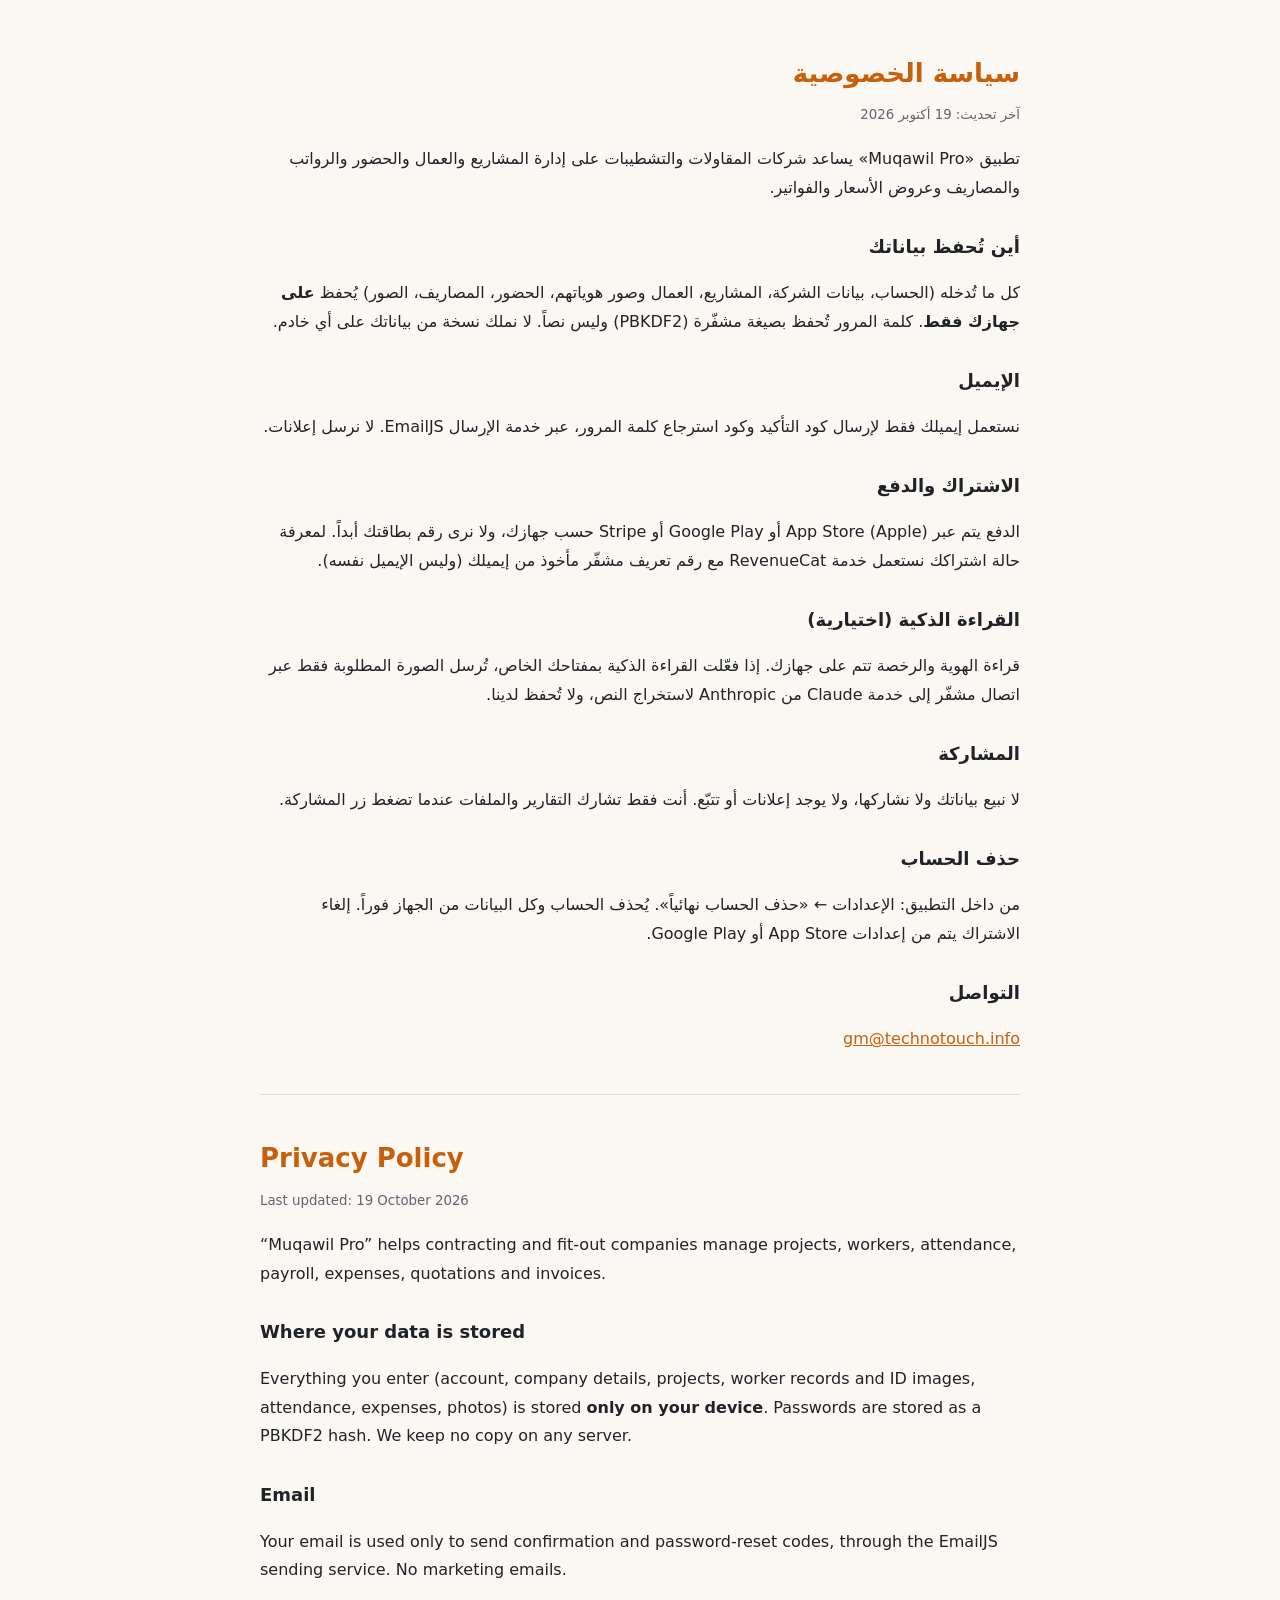
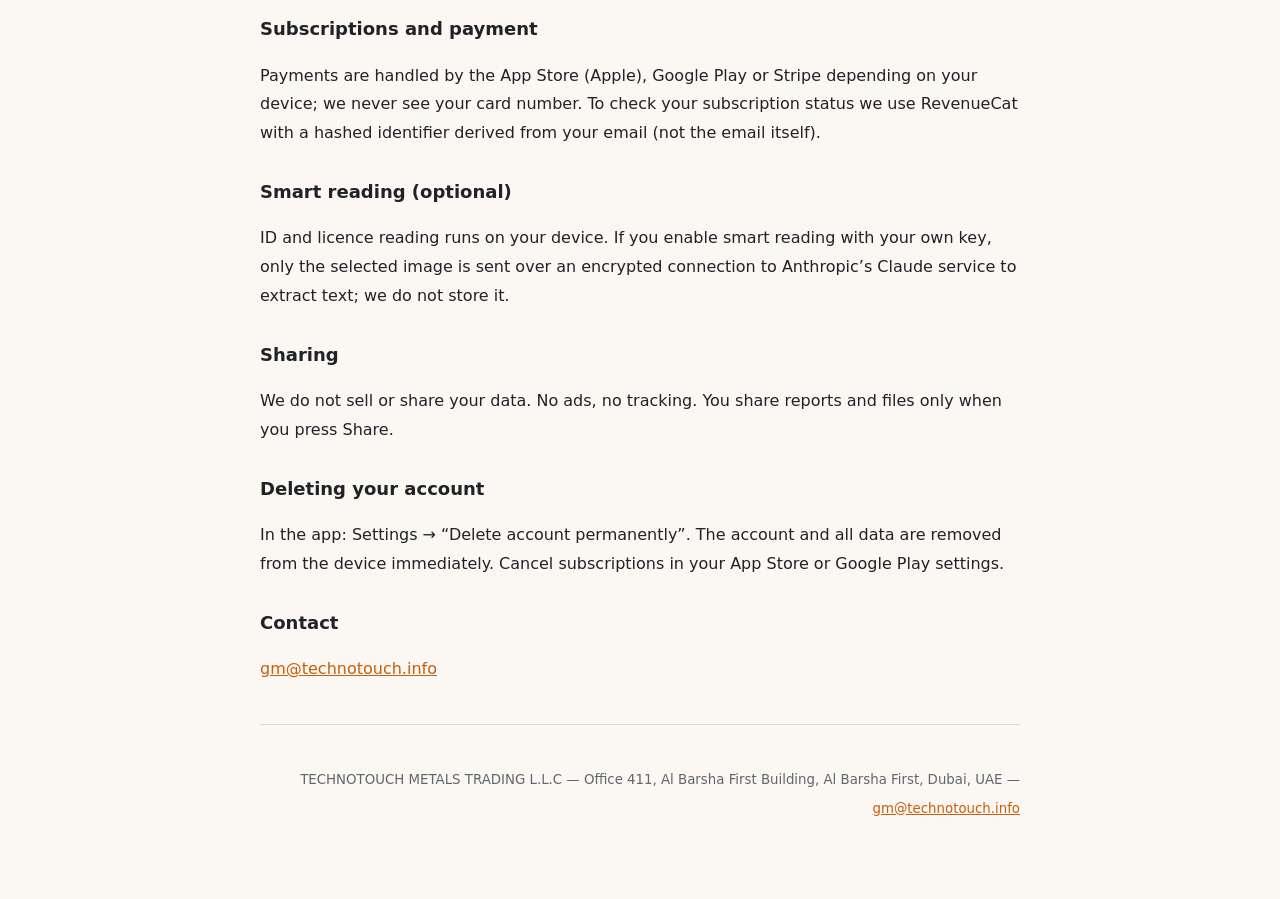
<file: privacy.html>
<!doctype html><html lang="ar" dir="rtl"><head><meta charset="utf-8"><meta name="viewport" content="width=device-width,initial-scale=1"><title>سياسة الخصوصية — Muqawil Pro</title><style>:root{--bg:#fbf7f2;--ink:#1f2328;--mut:#5f6670;--acc:#C85F0A}@media(prefers-color-scheme:dark){:root{--bg:#15130f;--ink:#efe9e1;--mut:#a9a197;--acc:#FFB25C}}
body{margin:0;background:var(--bg);color:var(--ink);font:16px/1.8 system-ui,-apple-system,"Segoe UI",Tahoma,sans-serif}main{max-width:760px;margin:0 auto;padding:28px 16px 60px}
h1{color:var(--acc);font-size:26px;margin-bottom:4px}h2{font-size:18px;margin-top:28px}small{color:var(--mut)}hr{border:0;border-top:1px solid #8884;margin:40px 0}[lang=en]{direction:ltr;text-align:left}a{color:var(--acc)}</style></head><body><main>
<section>
<h1>سياسة الخصوصية</h1><small>آخر تحديث: 19 أكتوبر 2026</small>
<p>تطبيق «Muqawil Pro» يساعد شركات المقاولات والتشطيبات على إدارة المشاريع والعمال والحضور والرواتب والمصاريف وعروض الأسعار والفواتير.</p>
<h2>أين تُحفظ بياناتك</h2><p>كل ما تُدخله (الحساب، بيانات الشركة، المشاريع، العمال وصور هوياتهم، الحضور، المصاريف، الصور) يُحفظ <b>على جهازك فقط</b>. كلمة المرور تُحفظ بصيغة مشفّرة (PBKDF2) وليس نصاً. لا نملك نسخة من بياناتك على أي خادم.</p>
<h2>الإيميل</h2><p>نستعمل إيميلك فقط لإرسال كود التأكيد وكود استرجاع كلمة المرور، عبر خدمة الإرسال EmailJS. لا نرسل إعلانات.</p>
<h2>الاشتراك والدفع</h2><p>الدفع يتم عبر App Store (Apple) أو Google Play أو Stripe حسب جهازك، ولا نرى رقم بطاقتك أبداً. لمعرفة حالة اشتراكك نستعمل خدمة RevenueCat مع رقم تعريف مشفّر مأخوذ من إيميلك (وليس الإيميل نفسه).</p>
<h2>القراءة الذكية (اختيارية)</h2><p>قراءة الهوية والرخصة تتم على جهازك. إذا فعّلت القراءة الذكية بمفتاحك الخاص، تُرسل الصورة المطلوبة فقط عبر اتصال مشفّر إلى خدمة Claude من Anthropic لاستخراج النص، ولا تُحفظ لدينا.</p>
<h2>المشاركة</h2><p>لا نبيع بياناتك ولا نشاركها، ولا يوجد إعلانات أو تتبّع. أنت فقط تشارك التقارير والملفات عندما تضغط زر المشاركة.</p>
<h2>حذف الحساب</h2><p>من داخل التطبيق: الإعدادات ← «حذف الحساب نهائياً». يُحذف الحساب وكل البيانات من الجهاز فوراً. إلغاء الاشتراك يتم من إعدادات App Store أو Google Play.</p>
<h2>التواصل</h2><p><a href="mailto:gm@technotouch.info">gm@technotouch.info</a></p></section><hr><section lang="en">
<h1>Privacy Policy</h1><small>Last updated: 19 October 2026</small>
<p>“Muqawil Pro” helps contracting and fit-out companies manage projects, workers, attendance, payroll, expenses, quotations and invoices.</p>
<h2>Where your data is stored</h2><p>Everything you enter (account, company details, projects, worker records and ID images, attendance, expenses, photos) is stored <b>only on your device</b>. Passwords are stored as a PBKDF2 hash. We keep no copy on any server.</p>
<h2>Email</h2><p>Your email is used only to send confirmation and password-reset codes, through the EmailJS sending service. No marketing emails.</p>
<h2>Subscriptions and payment</h2><p>Payments are handled by the App Store (Apple), Google Play or Stripe depending on your device; we never see your card number. To check your subscription status we use RevenueCat with a hashed identifier derived from your email (not the email itself).</p>
<h2>Smart reading (optional)</h2><p>ID and licence reading runs on your device. If you enable smart reading with your own key, only the selected image is sent over an encrypted connection to Anthropic’s Claude service to extract text; we do not store it.</p>
<h2>Sharing</h2><p>We do not sell or share your data. No ads, no tracking. You share reports and files only when you press Share.</p>
<h2>Deleting your account</h2><p>In the app: Settings → “Delete account permanently”. The account and all data are removed from the device immediately. Cancel subscriptions in your App Store or Google Play settings.</p>
<h2>Contact</h2><p><a href="mailto:gm@technotouch.info">gm@technotouch.info</a></p></section><hr><p><small>TECHNOTOUCH METALS TRADING L.L.C — Office 411, Al Barsha First Building, Al Barsha First, Dubai, UAE — <a href="mailto:gm@technotouch.info">gm@technotouch.info</a></small></p></main></body></html>
</file>
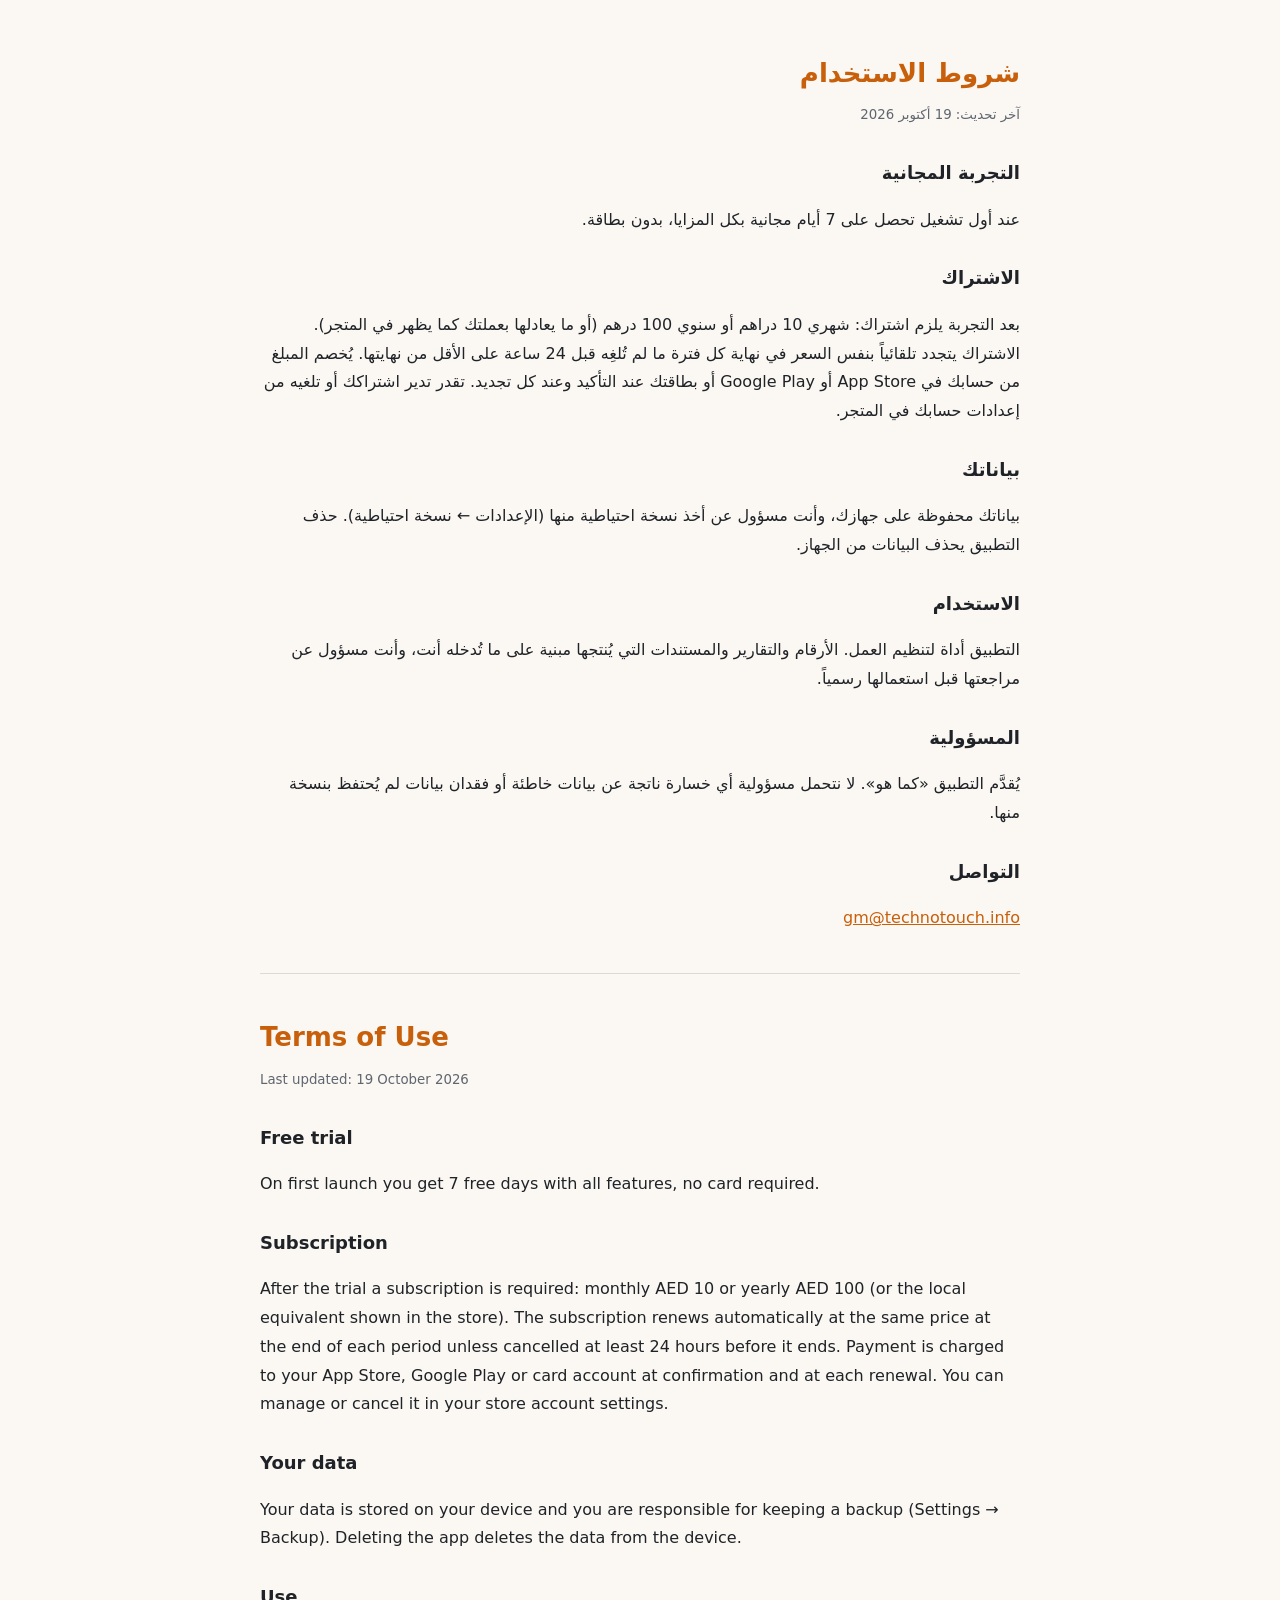
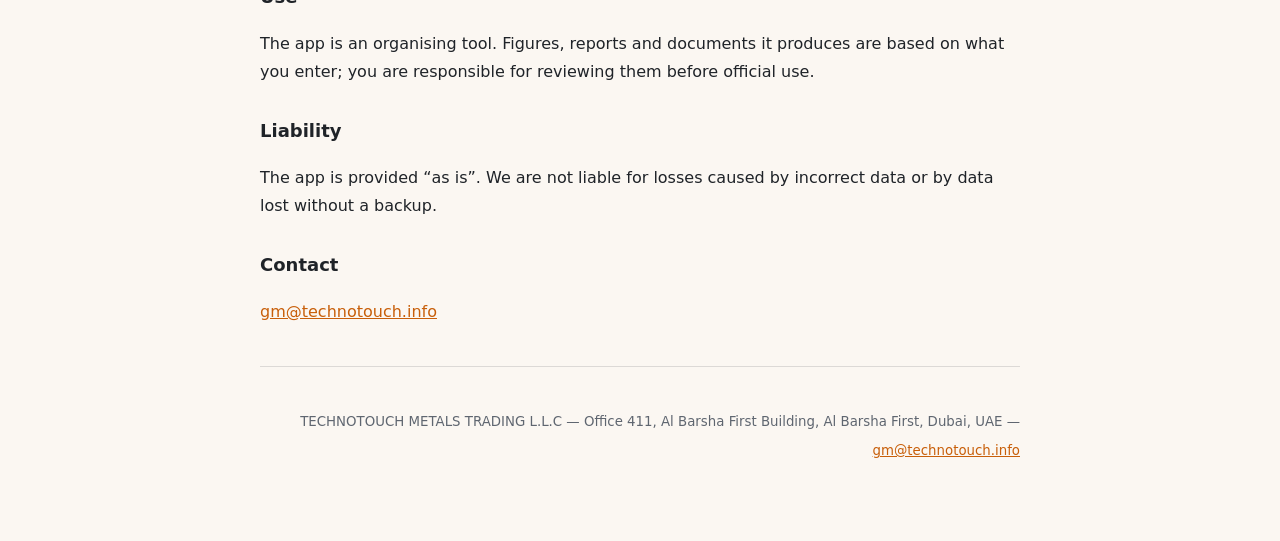
<file: terms.html>
<!doctype html><html lang="ar" dir="rtl"><head><meta charset="utf-8"><meta name="viewport" content="width=device-width,initial-scale=1"><title>شروط الاستخدام — Muqawil Pro</title><style>:root{--bg:#fbf7f2;--ink:#1f2328;--mut:#5f6670;--acc:#C85F0A}@media(prefers-color-scheme:dark){:root{--bg:#15130f;--ink:#efe9e1;--mut:#a9a197;--acc:#FFB25C}}
body{margin:0;background:var(--bg);color:var(--ink);font:16px/1.8 system-ui,-apple-system,"Segoe UI",Tahoma,sans-serif}main{max-width:760px;margin:0 auto;padding:28px 16px 60px}
h1{color:var(--acc);font-size:26px;margin-bottom:4px}h2{font-size:18px;margin-top:28px}small{color:var(--mut)}hr{border:0;border-top:1px solid #8884;margin:40px 0}[lang=en]{direction:ltr;text-align:left}a{color:var(--acc)}</style></head><body><main>
<section>
<h1>شروط الاستخدام</h1><small>آخر تحديث: 19 أكتوبر 2026</small>
<h2>التجربة المجانية</h2><p>عند أول تشغيل تحصل على 7 أيام مجانية بكل المزايا، بدون بطاقة.</p>
<h2>الاشتراك</h2><p>بعد التجربة يلزم اشتراك: شهري 10 دراهم أو سنوي 100 درهم (أو ما يعادلها بعملتك كما يظهر في المتجر). الاشتراك يتجدد تلقائياً بنفس السعر في نهاية كل فترة ما لم تُلغِه قبل 24 ساعة على الأقل من نهايتها. يُخصم المبلغ من حسابك في App Store أو Google Play أو بطاقتك عند التأكيد وعند كل تجديد. تقدر تدير اشتراكك أو تلغيه من إعدادات حسابك في المتجر.</p>
<h2>بياناتك</h2><p>بياناتك محفوظة على جهازك، وأنت مسؤول عن أخذ نسخة احتياطية منها (الإعدادات ← نسخة احتياطية). حذف التطبيق يحذف البيانات من الجهاز.</p>
<h2>الاستخدام</h2><p>التطبيق أداة لتنظيم العمل. الأرقام والتقارير والمستندات التي يُنتجها مبنية على ما تُدخله أنت، وأنت مسؤول عن مراجعتها قبل استعمالها رسمياً.</p>
<h2>المسؤولية</h2><p>يُقدَّم التطبيق «كما هو». لا نتحمل مسؤولية أي خسارة ناتجة عن بيانات خاطئة أو فقدان بيانات لم يُحتفظ بنسخة منها.</p>
<h2>التواصل</h2><p><a href="mailto:gm@technotouch.info">gm@technotouch.info</a></p></section><hr><section lang="en">
<h1>Terms of Use</h1><small>Last updated: 19 October 2026</small>
<h2>Free trial</h2><p>On first launch you get 7 free days with all features, no card required.</p>
<h2>Subscription</h2><p>After the trial a subscription is required: monthly AED 10 or yearly AED 100 (or the local equivalent shown in the store). The subscription renews automatically at the same price at the end of each period unless cancelled at least 24 hours before it ends. Payment is charged to your App Store, Google Play or card account at confirmation and at each renewal. You can manage or cancel it in your store account settings.</p>
<h2>Your data</h2><p>Your data is stored on your device and you are responsible for keeping a backup (Settings → Backup). Deleting the app deletes the data from the device.</p>
<h2>Use</h2><p>The app is an organising tool. Figures, reports and documents it produces are based on what you enter; you are responsible for reviewing them before official use.</p>
<h2>Liability</h2><p>The app is provided “as is”. We are not liable for losses caused by incorrect data or by data lost without a backup.</p>
<h2>Contact</h2><p><a href="mailto:gm@technotouch.info">gm@technotouch.info</a></p></section><hr><p><small>TECHNOTOUCH METALS TRADING L.L.C — Office 411, Al Barsha First Building, Al Barsha First, Dubai, UAE — <a href="mailto:gm@technotouch.info">gm@technotouch.info</a></small></p></main></body></html>
</file>
